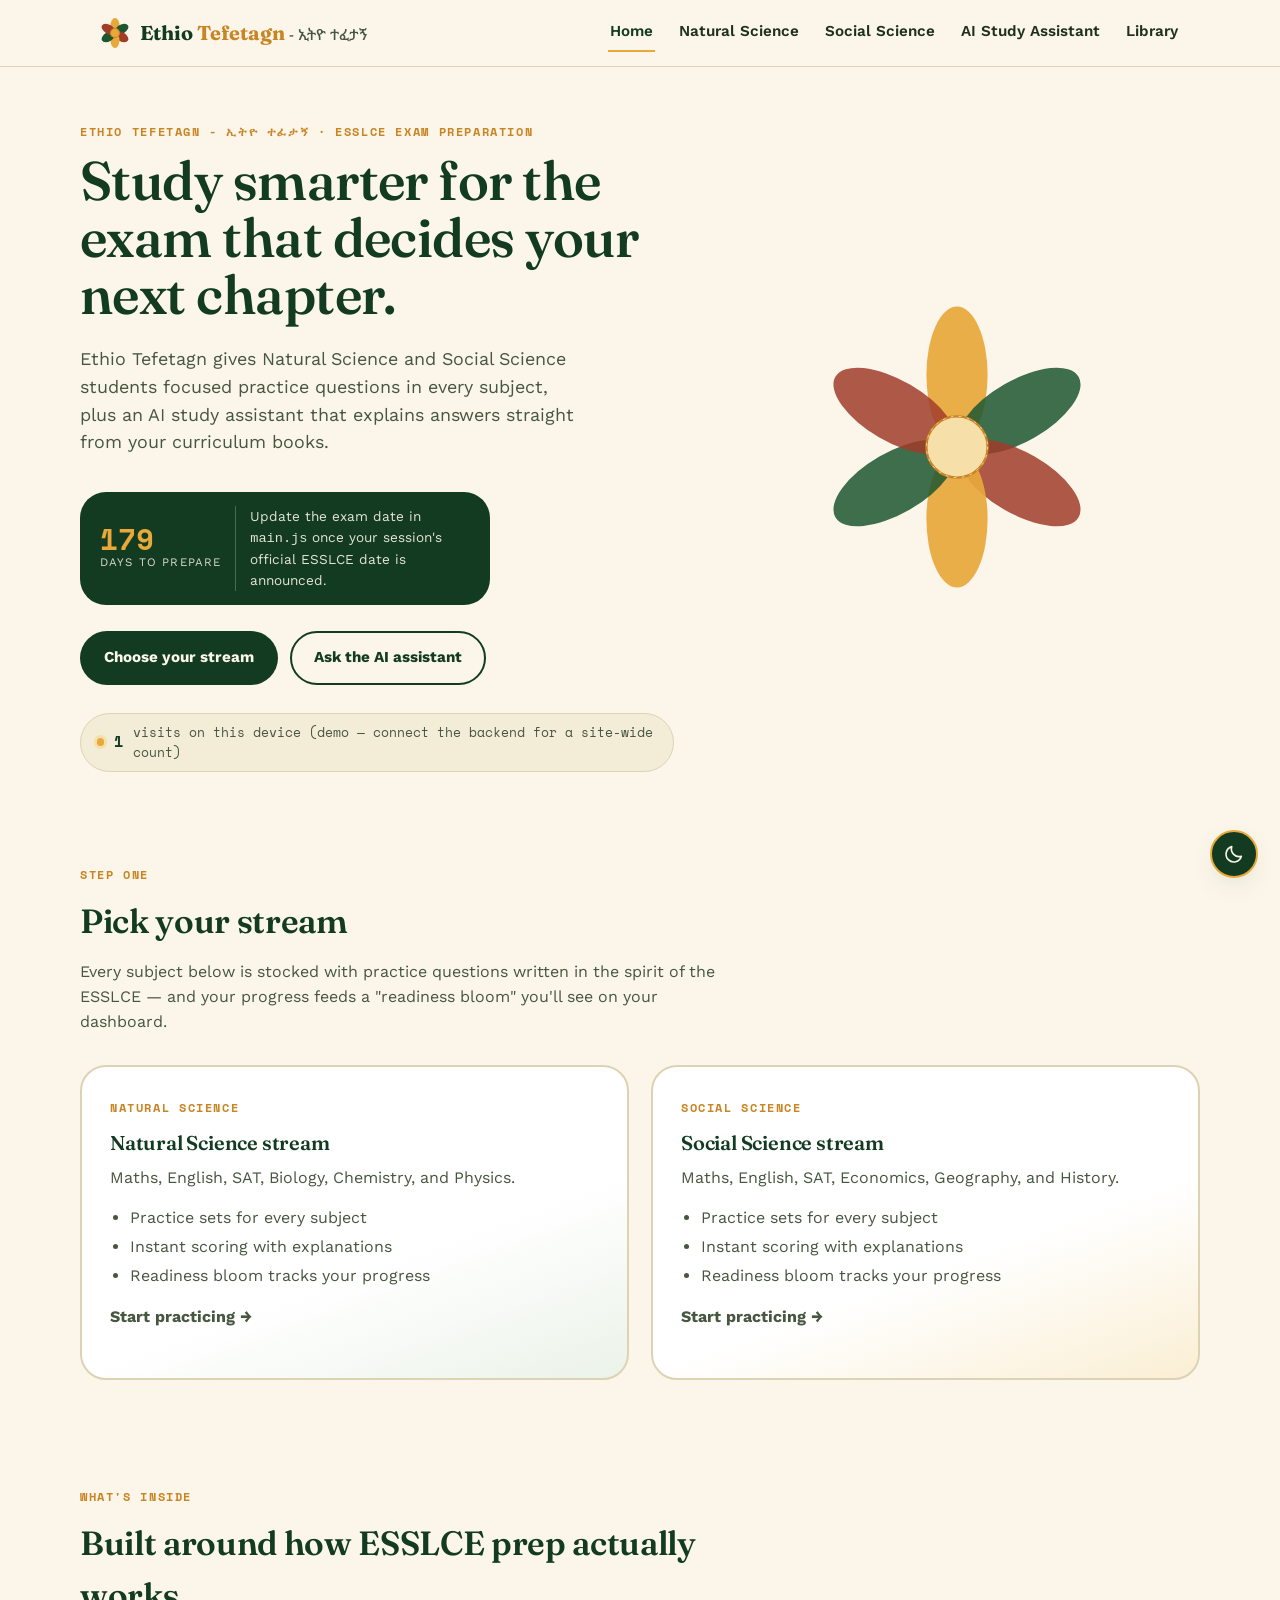
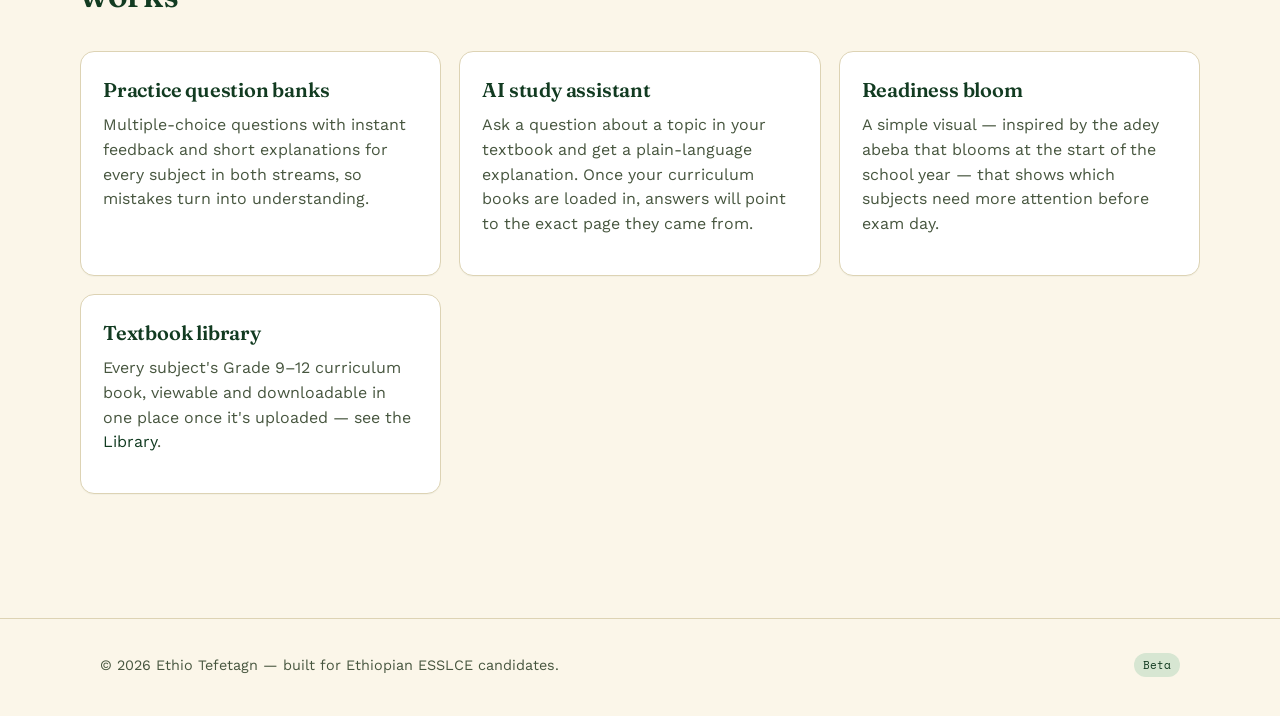
<file: index.html>
<!DOCTYPE html>
<html lang="en">
<head>
<meta charset="UTF-8">
<script>(function(){try{var t=localStorage.getItem("et_theme");if(t==="dark"||(!t&&window.matchMedia("(prefers-color-scheme: dark)").matches)){document.documentElement.setAttribute("data-theme","dark");}}catch(e){}})();</script>
<meta name="viewport" content="width=device-width, initial-scale=1.0">
<title>Ethio Tefetagn - ኢትዮ ተፈታኝ — ESSLCE Exam Prep for Ethiopian Students</title>
<meta name="description" content="Ethio Tefetagn helps Natural Science and Social Science students prepare for the ESSLCE with practice questions and an AI study assistant.">
<link rel="preconnect" href="https://fonts.googleapis.com">
<link href="https://fonts.googleapis.com/css2?family=Fraunces:opsz,wght@9..144,500;9..144,600;9..144,700&family=Work+Sans:wght@400;500;600;700&family=Space+Mono:wght@400;700&family=Noto+Sans+Ethiopic:wght@400;500;600;700&display=swap" rel="stylesheet">
<link rel="stylesheet" href="css/style.css">
</head>
<body>
<button id="theme-toggle" class="theme-toggle" aria-label="Toggle dark mode" title="Toggle dark mode">
  <svg class="icon-moon" viewBox="0 0 24 24" fill="none" xmlns="http://www.w3.org/2000/svg" aria-hidden="true"><path d="M20 14.5A8.5 8.5 0 0 1 9.5 4 8.5 8.5 0 1 0 20 14.5Z" stroke="currentColor" stroke-width="1.8" stroke-linejoin="round"/></svg>
  <svg class="icon-sun" viewBox="0 0 24 24" fill="none" xmlns="http://www.w3.org/2000/svg" aria-hidden="true"><circle cx="12" cy="12" r="4.5" stroke="currentColor" stroke-width="1.8"/><path d="M12 2.5v2.4M12 19.1v2.4M4.2 4.2l1.7 1.7M18.1 18.1l1.7 1.7M2.5 12h2.4M19.1 12h2.4M4.2 19.8l1.7-1.7M18.1 5.9l1.7-1.7" stroke="currentColor" stroke-width="1.8" stroke-linecap="round"/></svg>
</button>

<header class="site">
  <div class="bar">
    <a class="brand" href="index.html">
      <svg class="brand-mark" viewBox="0 0 40 40" xmlns="http://www.w3.org/2000/svg" aria-hidden="true">
        <g>
          <ellipse cx="20" cy="10" rx="6" ry="10" fill="#E8A93A"/>
          <ellipse cx="20" cy="10" rx="6" ry="10" fill="#1E5631" transform="rotate(60 20 20)"/>
          <ellipse cx="20" cy="10" rx="6" ry="10" fill="#A13D2B" transform="rotate(120 20 20)"/>
          <ellipse cx="20" cy="10" rx="6" ry="10" fill="#E8A93A" transform="rotate(180 20 20)"/>
          <ellipse cx="20" cy="10" rx="6" ry="10" fill="#1E5631" transform="rotate(240 20 20)"/>
          <ellipse cx="20" cy="10" rx="6" ry="10" fill="#A13D2B" transform="rotate(300 20 20)"/>
          <circle cx="20" cy="20" r="6" fill="#E8A93A" stroke="#C98423" stroke-width="1.5"/>
        </g>
      </svg>
      <span class="brand-name">Ethio <em>Tefetagn</em> <span class="brand-am">- ኢትዮ ተፈታኝ</span></span>
    </a>
    <button class="nav-toggle" aria-label="Toggle menu"><span></span><span></span><span></span></button>
    <nav class="site-nav">
      <a href="index.html" class="active">Home</a>
      <a href="dashboard.html?stream=natural">Natural Science</a>
      <a href="dashboard.html?stream=social">Social Science</a>
      <a href="chatbot.html">AI Study Assistant</a>
      <a href="library.html">Library</a>
    </nav>
  </div>
</header>

<section class="wrap hero">
  <div>
    <p class="eyebrow">Ethio Tefetagn - ኢትዮ ተፈታኝ · ESSLCE Exam Preparation</p>
    <h1>Study smarter for the exam that decides your next chapter.</h1>
    <p class="tagline">Ethio Tefetagn gives Natural Science and Social Science students focused practice questions in every subject, plus an AI study assistant that explains answers straight from your curriculum books.</p>

    <div class="countdown">
      <div>
        <div class="num" id="countdown-days">—</div>
        <div class="lbl">days to prepare</div>
      </div>
      <div style="width:1px;align-self:stretch;background:rgba(251,246,233,0.25)"></div>
      <div style="max-width:220px;font-size:0.85rem;opacity:0.9">
        Update the exam date in <code>main.js</code> once your session's official ESSLCE date is announced.
      </div>
    </div>

    <div class="hero-cta">
      <a href="#streams" class="btn btn-primary">Choose your stream</a>
      <a href="chatbot.html" class="btn btn-ghost">Ask the AI assistant</a>
    </div>

    <div style="margin-top:28px;">
      <span class="visit-chip">
        <span class="visit-dot"></span>
        <strong id="visit-count">…</strong>
        <span id="visit-label">visitors</span>
      </span>
    </div>
  </div>

  <div class="bloom-wrap">
    <svg class="bloom" viewBox="0 0 400 400" xmlns="http://www.w3.org/2000/svg" role="img" aria-label="Illustration of a blooming Meskel flower">
      <g>
        <ellipse cx="200" cy="120" rx="34" ry="76" fill="#E8A93A" fill-opacity="0.92"/>
        <ellipse cx="200" cy="120" rx="34" ry="76" fill="#1E5631" fill-opacity="0.85" transform="rotate(60 200 200)"/>
        <ellipse cx="200" cy="120" rx="34" ry="76" fill="#A13D2B" fill-opacity="0.85" transform="rotate(120 200 200)"/>
        <ellipse cx="200" cy="120" rx="34" ry="76" fill="#E8A93A" fill-opacity="0.92" transform="rotate(180 200 200)"/>
        <ellipse cx="200" cy="120" rx="34" ry="76" fill="#1E5631" fill-opacity="0.85" transform="rotate(240 200 200)"/>
        <ellipse cx="200" cy="120" rx="34" ry="76" fill="#A13D2B" fill-opacity="0.85" transform="rotate(300 200 200)"/>
        <circle cx="200" cy="200" r="34" fill="#F6DFA9" stroke="#C98423" stroke-width="2.5"/>
        <circle cx="200" cy="200" r="34" fill="none" stroke="#fff" stroke-width="1" stroke-dasharray="3 6" opacity="0.7"/>
      </g>
    </svg>
  </div>
</section>

<section class="section wrap" id="streams">
  <div class="section-head">
    <p class="eyebrow">Step one</p>
    <h2>Pick your stream</h2>
    <p>Every subject below is stocked with practice questions written in the spirit of the ESSLCE — and your progress feeds a "readiness bloom" you'll see on your dashboard.</p>
  </div>
  <div class="grid-2">
    <a class="stream-card natural" href="dashboard.html?stream=natural">
      <span class="eyebrow">Natural Science</span>
      <h3>Natural Science stream</h3>
      <p>Maths, English, SAT, Biology, Chemistry, and Physics.</p>
      <ul>
        <li>Practice sets for every subject</li>
        <li>Instant scoring with explanations</li>
        <li>Readiness bloom tracks your progress</li>
      </ul>
      <p style="margin-top:16px;"><strong>Start practicing →</strong></p>
    </a>
    <a class="stream-card social" href="dashboard.html?stream=social">
      <span class="eyebrow">Social Science</span>
      <h3>Social Science stream</h3>
      <p>Maths, English, SAT, Economics, Geography, and History.</p>
      <ul>
        <li>Practice sets for every subject</li>
        <li>Instant scoring with explanations</li>
        <li>Readiness bloom tracks your progress</li>
      </ul>
      <p style="margin-top:16px;"><strong>Start practicing →</strong></p>
    </a>
  </div>
</section>

<section class="section wrap">
  <div class="section-head">
    <p class="eyebrow">What's inside</p>
    <h2>Built around how ESSLCE prep actually works</h2>
  </div>
  <div class="grid-3">
    <div class="card">
      <h3>Practice question banks</h3>
      <p>Multiple-choice questions with instant feedback and short explanations for every subject in both streams, so mistakes turn into understanding.</p>
    </div>
    <div class="card">
      <h3>AI study assistant</h3>
      <p>Ask a question about a topic in your textbook and get a plain-language explanation. Once your curriculum books are loaded in, answers will point to the exact page they came from.</p>
    </div>
    <div class="card">
      <h3>Readiness bloom</h3>
      <p>A simple visual — inspired by the adey abeba that blooms at the start of the school year — that shows which subjects need more attention before exam day.</p>
    </div>
    <div class="card">
      <h3>Textbook library</h3>
      <p>Every subject's Grade 9–12 curriculum book, viewable and downloadable in one place once it's uploaded — see the <a href="library.html">Library</a>.</p>
    </div>
  </div>
</section>

<footer class="site">
  <div class="wrap">
    <span>© <span id="year"></span> Ethio Tefetagn — built for Ethiopian ESSLCE candidates.</span>
    <span class="badge">Beta</span>
  </div>
</footer>

<script>document.getElementById("year").textContent = new Date().getFullYear();</script>
<script src="js/config.js"></script>
<script src="js/main.js"></script>
</body>
</html>
</file>
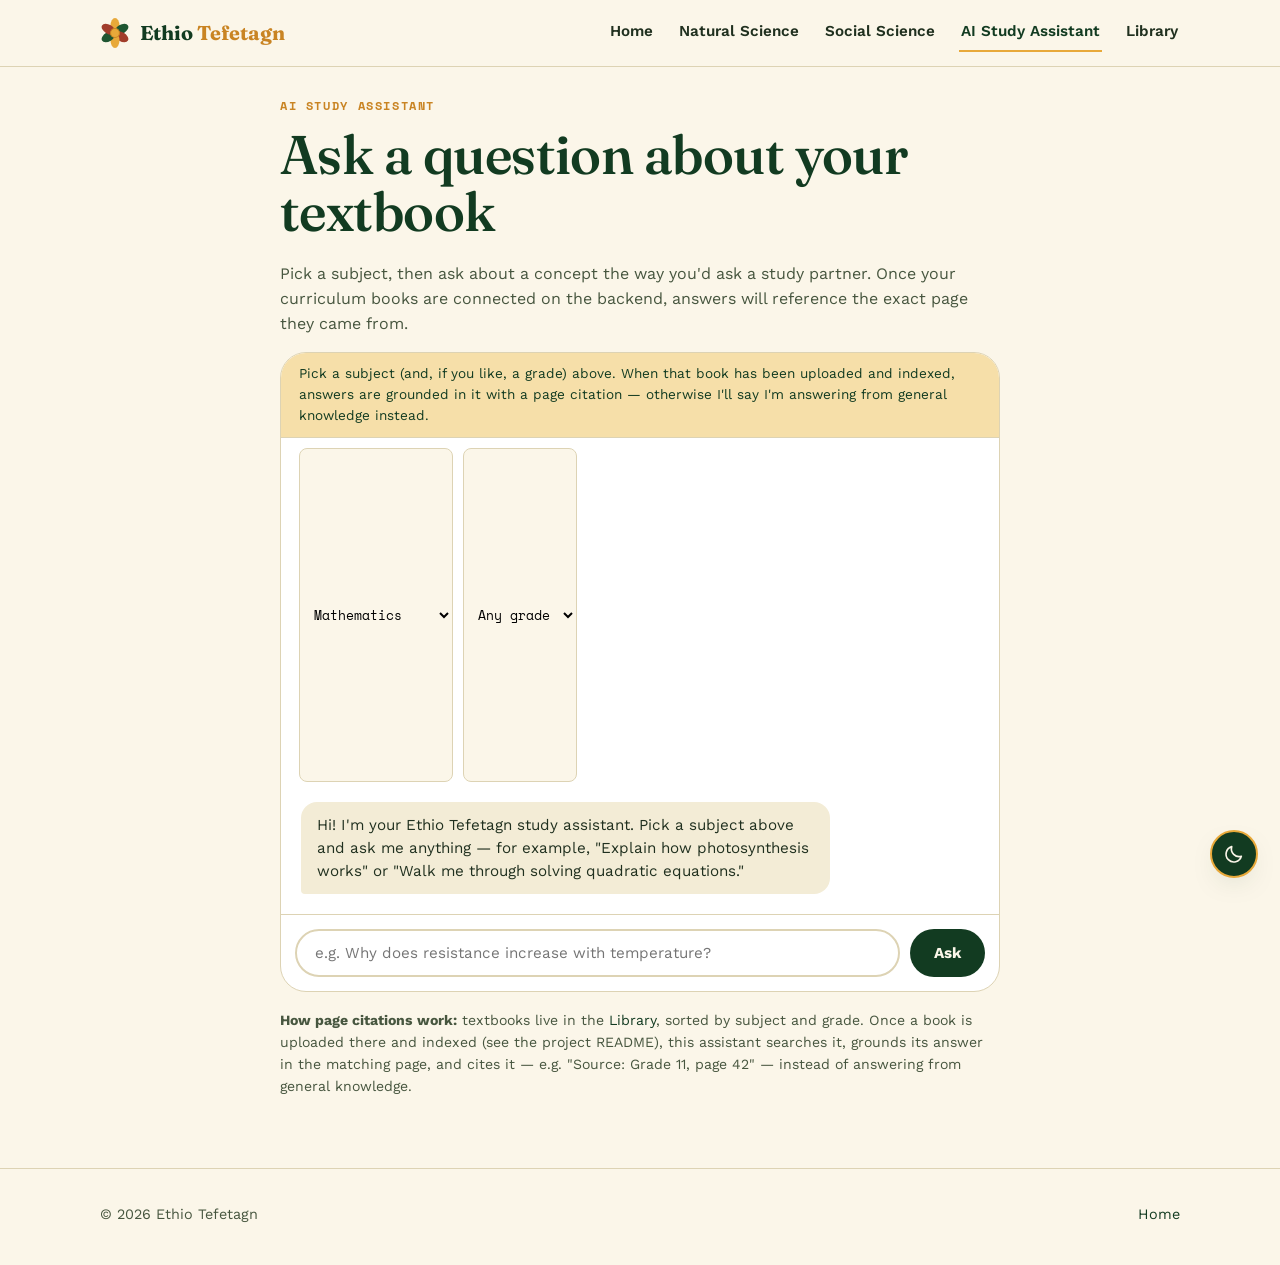
<file: chatbot.html>
<!DOCTYPE html>
<html lang="en">
<head>
<meta charset="UTF-8">
<script>(function(){try{var t=localStorage.getItem("et_theme");if(t==="dark"||(!t&&window.matchMedia("(prefers-color-scheme: dark)").matches)){document.documentElement.setAttribute("data-theme","dark");}}catch(e){}})();</script>
<meta name="viewport" content="width=device-width, initial-scale=1.0">
<title>AI Study Assistant — Ethio Tefetagn</title>
<link rel="preconnect" href="https://fonts.googleapis.com">
<link href="https://fonts.googleapis.com/css2?family=Fraunces:opsz,wght@9..144,500;9..144,600;9..144,700&family=Work+Sans:wght@400;500;600;700&family=Space+Mono:wght@400;700&family=Noto+Sans+Ethiopic:wght@400;500;600;700&display=swap" rel="stylesheet">
<link rel="stylesheet" href="css/style.css">
</head>
<body>
<button id="theme-toggle" class="theme-toggle" aria-label="Toggle dark mode" title="Toggle dark mode">
  <svg class="icon-moon" viewBox="0 0 24 24" fill="none" xmlns="http://www.w3.org/2000/svg" aria-hidden="true"><path d="M20 14.5A8.5 8.5 0 0 1 9.5 4 8.5 8.5 0 1 0 20 14.5Z" stroke="currentColor" stroke-width="1.8" stroke-linejoin="round"/></svg>
  <svg class="icon-sun" viewBox="0 0 24 24" fill="none" xmlns="http://www.w3.org/2000/svg" aria-hidden="true"><circle cx="12" cy="12" r="4.5" stroke="currentColor" stroke-width="1.8"/><path d="M12 2.5v2.4M12 19.1v2.4M4.2 4.2l1.7 1.7M18.1 18.1l1.7 1.7M2.5 12h2.4M19.1 12h2.4M4.2 19.8l1.7-1.7M18.1 5.9l1.7-1.7" stroke="currentColor" stroke-width="1.8" stroke-linecap="round"/></svg>
</button>

<header class="site">
  <div class="bar">
    <a class="brand" href="index.html">
      <svg class="brand-mark" viewBox="0 0 40 40" xmlns="http://www.w3.org/2000/svg" aria-hidden="true">
        <ellipse cx="20" cy="10" rx="6" ry="10" fill="#E8A93A"/>
        <ellipse cx="20" cy="10" rx="6" ry="10" fill="#1E5631" transform="rotate(60 20 20)"/>
        <ellipse cx="20" cy="10" rx="6" ry="10" fill="#A13D2B" transform="rotate(120 20 20)"/>
        <ellipse cx="20" cy="10" rx="6" ry="10" fill="#E8A93A" transform="rotate(180 20 20)"/>
        <ellipse cx="20" cy="10" rx="6" ry="10" fill="#1E5631" transform="rotate(240 20 20)"/>
        <ellipse cx="20" cy="10" rx="6" ry="10" fill="#A13D2B" transform="rotate(300 20 20)"/>
        <circle cx="20" cy="20" r="6" fill="#E8A93A" stroke="#C98423" stroke-width="1.5"/>
      </svg>
      <span class="brand-name">Ethio <em>Tefetagn</em></span>
    </a>
    <button class="nav-toggle" aria-label="Toggle menu"><span></span><span></span><span></span></button>
    <nav class="site-nav">
      <a href="index.html">Home</a>
      <a href="dashboard.html?stream=natural">Natural Science</a>
      <a href="dashboard.html?stream=social">Social Science</a>
      <a href="chatbot.html" class="active">AI Study Assistant</a>
      <a href="library.html">Library</a>
    </nav>
  </div>
</header>

<div class="wrap-narrow" style="padding-top:30px;">
  <p class="eyebrow">AI Study Assistant</p>
  <h1>Ask a question about your textbook</h1>
  <p>Pick a subject, then ask about a concept the way you'd ask a study partner. Once your curriculum books are connected on the backend, answers will reference the exact page they came from.</p>

  <div class="chat-shell">
    <div class="chat-banner" id="chat-banner">
      Pick a subject (and, if you like, a grade) above. When that book has been uploaded and indexed, answers are grounded in it with a page citation — otherwise I'll say I'm answering from general knowledge instead.
    </div>
    <div class="subject-select-row">
      <select id="subject-picker"></select>
      <select id="grade-picker">
        <option value="">Any grade</option>
        <option value="9">Grade 9</option>
        <option value="10">Grade 10</option>
        <option value="11">Grade 11</option>
        <option value="12">Grade 12</option>
      </select>
    </div>
    <div class="chat-log" id="chat-log"></div>
    <form class="chat-input-row" id="chat-form">
      <input type="text" id="chat-input" placeholder="e.g. Why does resistance increase with temperature?" autocomplete="off" required>
      <button class="btn btn-primary" type="submit">Ask</button>
    </form>
  </div>

  <p style="margin-top:18px;font-size:0.88rem;color:var(--ink-soft);">
    <strong>How page citations work:</strong> textbooks live in the <a href="library.html">Library</a>, sorted by subject and grade. Once a book is uploaded there and indexed (see the project README), this assistant searches it, grounds its answer in the matching page, and cites it — e.g. "Source: Grade 11, page 42" — instead of answering from general knowledge.
  </p>
</div>

<footer class="site">
  <div class="wrap">
    <span>© <span id="year"></span> Ethio Tefetagn</span>
    <a href="index.html">Home</a>
  </div>
</footer>

<script>document.getElementById("year").textContent = new Date().getFullYear();</script>
<script src="js/config.js"></script>
<script src="js/questions.js"></script>
<script src="js/chatbot.js"></script>
</body>
</html>
</file>
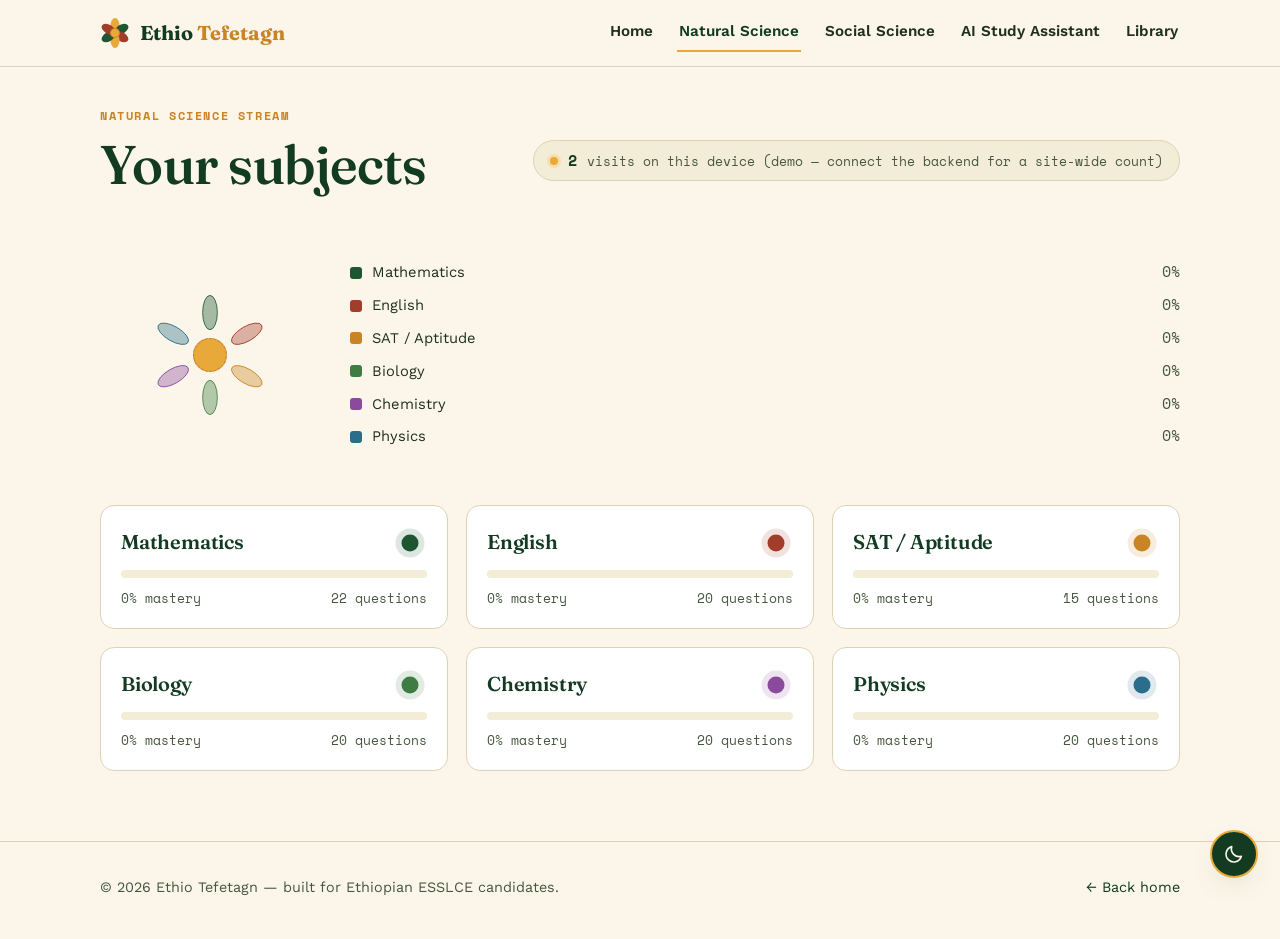
<file: dashboard.html>
<!DOCTYPE html>
<html lang="en">
<head>
<meta charset="UTF-8">
<script>(function(){try{var t=localStorage.getItem("et_theme");if(t==="dark"||(!t&&window.matchMedia("(prefers-color-scheme: dark)").matches)){document.documentElement.setAttribute("data-theme","dark");}}catch(e){}})();</script>
<meta name="viewport" content="width=device-width, initial-scale=1.0">
<title>Your Dashboard — Ethio Tefetagn</title>
<link rel="preconnect" href="https://fonts.googleapis.com">
<link href="https://fonts.googleapis.com/css2?family=Fraunces:opsz,wght@9..144,500;9..144,600;9..144,700&family=Work+Sans:wght@400;500;600;700&family=Space+Mono:wght@400;700&family=Noto+Sans+Ethiopic:wght@400;500;600;700&display=swap" rel="stylesheet">
<link rel="stylesheet" href="css/style.css">
</head>
<body>
<button id="theme-toggle" class="theme-toggle" aria-label="Toggle dark mode" title="Toggle dark mode">
  <svg class="icon-moon" viewBox="0 0 24 24" fill="none" xmlns="http://www.w3.org/2000/svg" aria-hidden="true"><path d="M20 14.5A8.5 8.5 0 0 1 9.5 4 8.5 8.5 0 1 0 20 14.5Z" stroke="currentColor" stroke-width="1.8" stroke-linejoin="round"/></svg>
  <svg class="icon-sun" viewBox="0 0 24 24" fill="none" xmlns="http://www.w3.org/2000/svg" aria-hidden="true"><circle cx="12" cy="12" r="4.5" stroke="currentColor" stroke-width="1.8"/><path d="M12 2.5v2.4M12 19.1v2.4M4.2 4.2l1.7 1.7M18.1 18.1l1.7 1.7M2.5 12h2.4M19.1 12h2.4M4.2 19.8l1.7-1.7M18.1 5.9l1.7-1.7" stroke="currentColor" stroke-width="1.8" stroke-linecap="round"/></svg>
</button>

<header class="site">
  <div class="bar">
    <a class="brand" href="index.html">
      <svg class="brand-mark" viewBox="0 0 40 40" xmlns="http://www.w3.org/2000/svg" aria-hidden="true">
        <ellipse cx="20" cy="10" rx="6" ry="10" fill="#E8A93A"/>
        <ellipse cx="20" cy="10" rx="6" ry="10" fill="#1E5631" transform="rotate(60 20 20)"/>
        <ellipse cx="20" cy="10" rx="6" ry="10" fill="#A13D2B" transform="rotate(120 20 20)"/>
        <ellipse cx="20" cy="10" rx="6" ry="10" fill="#E8A93A" transform="rotate(180 20 20)"/>
        <ellipse cx="20" cy="10" rx="6" ry="10" fill="#1E5631" transform="rotate(240 20 20)"/>
        <ellipse cx="20" cy="10" rx="6" ry="10" fill="#A13D2B" transform="rotate(300 20 20)"/>
        <circle cx="20" cy="20" r="6" fill="#E8A93A" stroke="#C98423" stroke-width="1.5"/>
      </svg>
      <span class="brand-name">Ethio <em>Tefetagn</em></span>
    </a>
    <button class="nav-toggle" aria-label="Toggle menu"><span></span><span></span><span></span></button>
    <nav class="site-nav">
      <a href="index.html">Home</a>
      <a href="dashboard.html?stream=natural" id="nav-natural">Natural Science</a>
      <a href="dashboard.html?stream=social" id="nav-social">Social Science</a>
      <a href="chatbot.html">AI Study Assistant</a>
      <a href="library.html">Library</a>
    </nav>
  </div>
</header>

<div class="wrap">
  <div class="dash-head">
    <div>
      <p class="eyebrow" id="stream-eyebrow">Stream</p>
      <h1 id="stream-title">Your subjects</h1>
    </div>
    <span class="visit-chip">
      <span class="visit-dot"></span>
      <strong id="visit-count">…</strong>
      <span id="visit-label">visitors</span>
    </span>
  </div>

  <div class="readiness">
    <div id="bloom-holder" class="bloom-wrap"></div>
    <div class="readiness-legend" id="legend"></div>
  </div>

  <div class="subject-grid" id="subject-grid"></div>
</div>

<footer class="site">
  <div class="wrap">
    <span>© <span id="year"></span> Ethio Tefetagn — built for Ethiopian ESSLCE candidates.</span>
    <a href="index.html">← Back home</a>
  </div>
</footer>

<script src="js/config.js"></script>
<script src="js/questions.js"></script>
<script src="js/bloom.js"></script>
<script src="js/main.js"></script>
<script>
document.getElementById("year").textContent = new Date().getFullYear();

const params = new URLSearchParams(window.location.search);
const streamKey = STREAMS[params.get("stream")] ? params.get("stream") : "natural";
const stream = STREAMS[streamKey];

document.getElementById("stream-eyebrow").textContent = stream.name + " stream";
document.getElementById("stream-title").textContent = "Your subjects";
document.getElementById("nav-" + streamKey).classList.add("active");

const petals = stream.subjects.map(id => ({
  label: SUBJECT_META[id].name,
  color: SUBJECT_META[id].color,
  progress: getProgress(id)
}));
document.getElementById("bloom-holder").innerHTML = renderBloom(petals);

const legend = document.getElementById("legend");
petals.forEach(p => {
  const row = document.createElement("div");
  row.className = "legend-row";
  row.innerHTML = `<span class="legend-swatch" style="background:${p.color}"></span>
    <span>${p.label}</span><span class="pct">${p.progress}%</span>`;
  legend.appendChild(row);
});

const grid = document.getElementById("subject-grid");
stream.subjects.forEach(id => {
  const meta = SUBJECT_META[id];
  const progress = getProgress(id);
  const qCount = (QUESTION_BANK[id] || []).length;
  const card = document.createElement("a");
  card.href = `quiz.html?subject=${id}&stream=${streamKey}`;
  card.className = "subject-card";
  card.style.textDecoration = "none";
  card.innerHTML = `
    <div class="top">
      <h3>${meta.name}</h3>
      <svg class="subject-icon" viewBox="0 0 40 40" xmlns="http://www.w3.org/2000/svg" aria-hidden="true">
        <circle cx="20" cy="20" r="17" fill="${meta.color}" fill-opacity="0.15"/>
        <circle cx="20" cy="20" r="10" fill="${meta.color}"/>
      </svg>
    </div>
    <div class="progress-bar"><span style="width:${progress}%;background:${meta.color}"></span></div>
    <div class="meta"><span>${progress}% mastery</span><span>${qCount} questions</span></div>
  `;
  grid.appendChild(card);
});
</script>
</body>
</html>
</file>
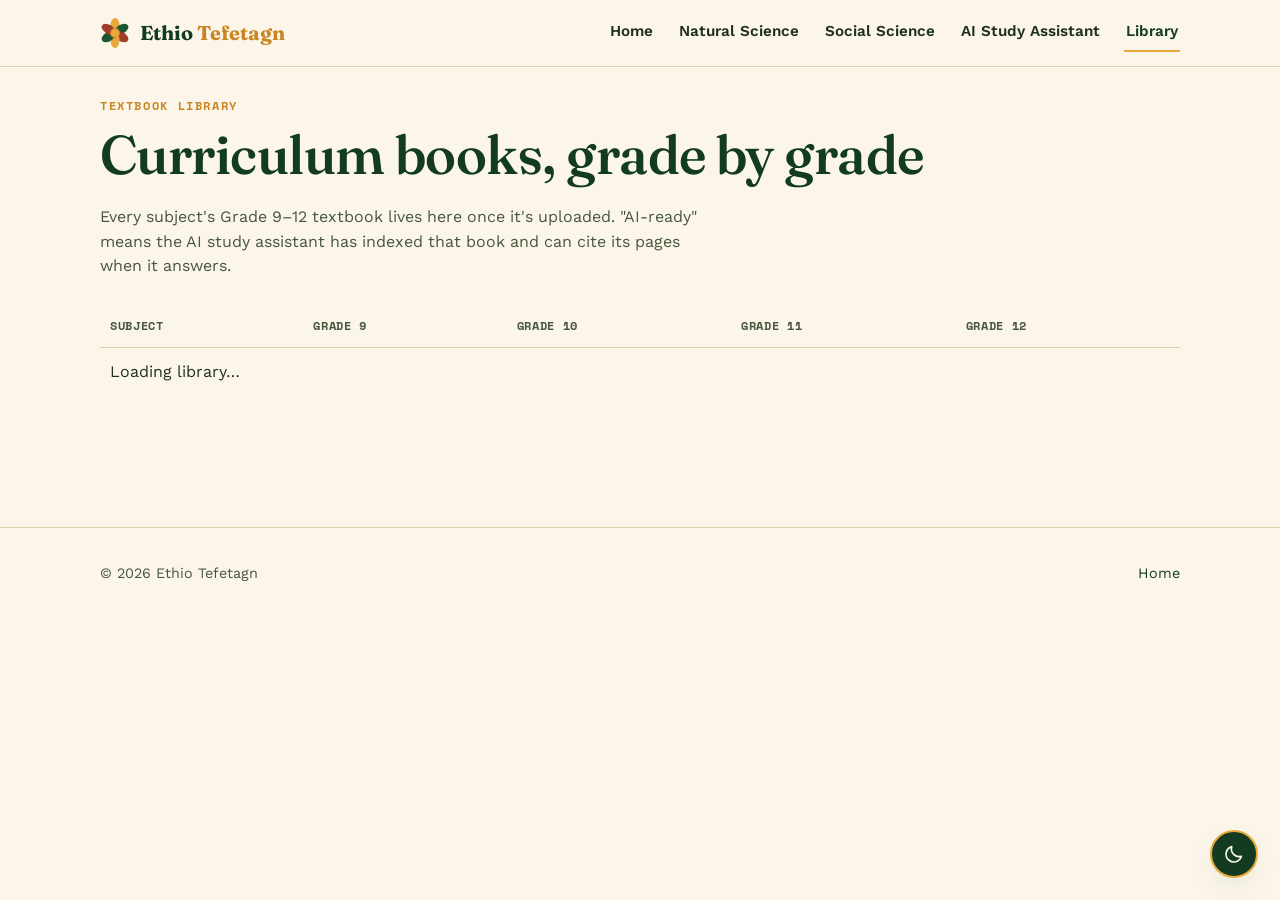
<file: library.html>
<!DOCTYPE html>
<html lang="en">
<head>
<meta charset="UTF-8">
<script>(function(){try{var t=localStorage.getItem("et_theme");if(t==="dark"||(!t&&window.matchMedia("(prefers-color-scheme: dark)").matches)){document.documentElement.setAttribute("data-theme","dark");}}catch(e){}})();</script>
<meta name="viewport" content="width=device-width, initial-scale=1.0">
<title>Textbook Library — Ethio Tefetagn</title>
<link rel="preconnect" href="https://fonts.googleapis.com">
<link href="https://fonts.googleapis.com/css2?family=Fraunces:opsz,wght@9..144,500;9..144,600;9..144,700&family=Work+Sans:wght@400;500;600;700&family=Space+Mono:wght@400;700&family=Noto+Sans+Ethiopic:wght@400;500;600;700&display=swap" rel="stylesheet">
<link rel="stylesheet" href="css/style.css">
</head>
<body>
<button id="theme-toggle" class="theme-toggle" aria-label="Toggle dark mode" title="Toggle dark mode">
  <svg class="icon-moon" viewBox="0 0 24 24" fill="none" xmlns="http://www.w3.org/2000/svg" aria-hidden="true"><path d="M20 14.5A8.5 8.5 0 0 1 9.5 4 8.5 8.5 0 1 0 20 14.5Z" stroke="currentColor" stroke-width="1.8" stroke-linejoin="round"/></svg>
  <svg class="icon-sun" viewBox="0 0 24 24" fill="none" xmlns="http://www.w3.org/2000/svg" aria-hidden="true"><circle cx="12" cy="12" r="4.5" stroke="currentColor" stroke-width="1.8"/><path d="M12 2.5v2.4M12 19.1v2.4M4.2 4.2l1.7 1.7M18.1 18.1l1.7 1.7M2.5 12h2.4M19.1 12h2.4M4.2 19.8l1.7-1.7M18.1 5.9l1.7-1.7" stroke="currentColor" stroke-width="1.8" stroke-linecap="round"/></svg>
</button>

<header class="site">
  <div class="bar">
    <a class="brand" href="index.html">
      <svg class="brand-mark" viewBox="0 0 40 40" xmlns="http://www.w3.org/2000/svg" aria-hidden="true">
        <ellipse cx="20" cy="10" rx="6" ry="10" fill="#E8A93A"/>
        <ellipse cx="20" cy="10" rx="6" ry="10" fill="#1E5631" transform="rotate(60 20 20)"/>
        <ellipse cx="20" cy="10" rx="6" ry="10" fill="#A13D2B" transform="rotate(120 20 20)"/>
        <ellipse cx="20" cy="10" rx="6" ry="10" fill="#E8A93A" transform="rotate(180 20 20)"/>
        <ellipse cx="20" cy="10" rx="6" ry="10" fill="#1E5631" transform="rotate(240 20 20)"/>
        <ellipse cx="20" cy="10" rx="6" ry="10" fill="#A13D2B" transform="rotate(300 20 20)"/>
        <circle cx="20" cy="20" r="6" fill="#E8A93A" stroke="#C98423" stroke-width="1.5"/>
      </svg>
      <span class="brand-name">Ethio <em>Tefetagn</em></span>
    </a>
    <button class="nav-toggle" aria-label="Toggle menu"><span></span><span></span><span></span></button>
    <nav class="site-nav">
      <a href="index.html">Home</a>
      <a href="dashboard.html?stream=natural">Natural Science</a>
      <a href="dashboard.html?stream=social">Social Science</a>
      <a href="chatbot.html">AI Study Assistant</a>
      <a href="library.html" class="active">Library</a>
    </nav>
  </div>
</header>

<div class="wrap" style="padding-top:30px;padding-bottom:60px;">
  <p class="eyebrow">Textbook Library</p>
  <h1>Curriculum books, grade by grade</h1>
  <p style="max-width:60ch;">Every subject's Grade 9–12 textbook lives here once it's uploaded. "AI-ready" means the AI study assistant has indexed that book and can cite its pages when it answers.</p>

  <div class="library-scroll">
    <table class="library-table" id="library-table">
      <thead>
        <tr>
          <th>Subject</th>
          <th>Grade 9</th>
          <th>Grade 10</th>
          <th>Grade 11</th>
          <th>Grade 12</th>
        </tr>
      </thead>
      <tbody id="library-body">
        <tr><td colspan="5">Loading library…</td></tr>
      </tbody>
    </table>
  </div>

  <div class="library-note" id="library-note" style="display:none;"></div>
</div>

<footer class="site">
  <div class="wrap">
    <span>© <span id="year"></span> Ethio Tefetagn</span>
    <a href="index.html">Home</a>
  </div>
</footer>

<script>document.getElementById("year").textContent = new Date().getFullYear();</script>
<script src="js/config.js"></script>
<script src="js/questions.js"></script>
<script src="js/main.js"></script>
<script src="js/library.js"></script>
</body>
</html>
</file>
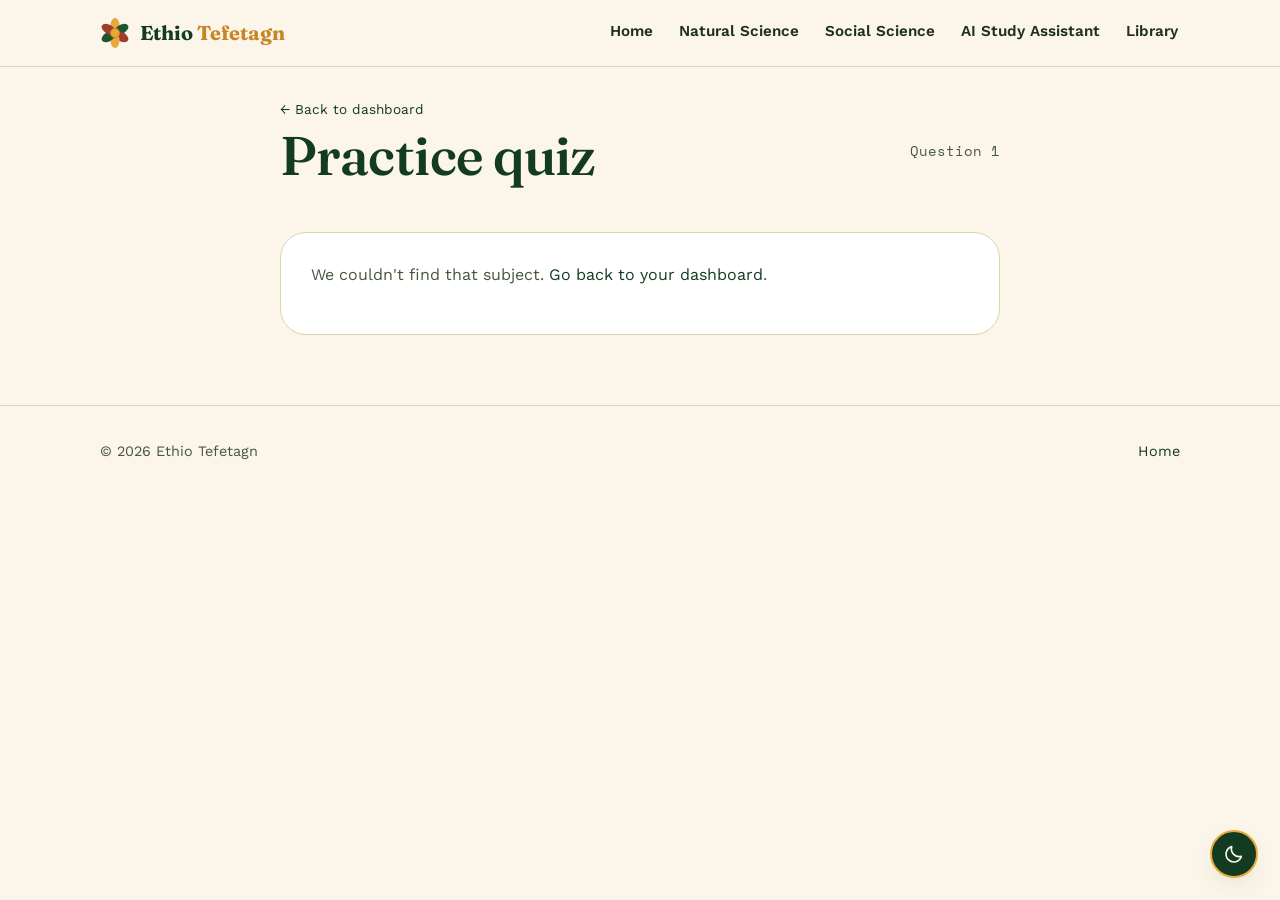
<file: quiz.html>
<!DOCTYPE html>
<html lang="en">
<head>
<meta charset="UTF-8">
<script>(function(){try{var t=localStorage.getItem("et_theme");if(t==="dark"||(!t&&window.matchMedia("(prefers-color-scheme: dark)").matches)){document.documentElement.setAttribute("data-theme","dark");}}catch(e){}})();</script>
<meta name="viewport" content="width=device-width, initial-scale=1.0">
<title>Practice Quiz — Ethio Tefetagn</title>
<link rel="preconnect" href="https://fonts.googleapis.com">
<link href="https://fonts.googleapis.com/css2?family=Fraunces:opsz,wght@9..144,500;9..144,600;9..144,700&family=Work+Sans:wght@400;500;600;700&family=Space+Mono:wght@400;700&family=Noto+Sans+Ethiopic:wght@400;500;600;700&display=swap" rel="stylesheet">
<link rel="stylesheet" href="css/style.css">
</head>
<body>
<button id="theme-toggle" class="theme-toggle" aria-label="Toggle dark mode" title="Toggle dark mode">
  <svg class="icon-moon" viewBox="0 0 24 24" fill="none" xmlns="http://www.w3.org/2000/svg" aria-hidden="true"><path d="M20 14.5A8.5 8.5 0 0 1 9.5 4 8.5 8.5 0 1 0 20 14.5Z" stroke="currentColor" stroke-width="1.8" stroke-linejoin="round"/></svg>
  <svg class="icon-sun" viewBox="0 0 24 24" fill="none" xmlns="http://www.w3.org/2000/svg" aria-hidden="true"><circle cx="12" cy="12" r="4.5" stroke="currentColor" stroke-width="1.8"/><path d="M12 2.5v2.4M12 19.1v2.4M4.2 4.2l1.7 1.7M18.1 18.1l1.7 1.7M2.5 12h2.4M19.1 12h2.4M4.2 19.8l1.7-1.7M18.1 5.9l1.7-1.7" stroke="currentColor" stroke-width="1.8" stroke-linecap="round"/></svg>
</button>

<header class="site">
  <div class="bar">
    <a class="brand" href="index.html">
      <svg class="brand-mark" viewBox="0 0 40 40" xmlns="http://www.w3.org/2000/svg" aria-hidden="true">
        <ellipse cx="20" cy="10" rx="6" ry="10" fill="#E8A93A"/>
        <ellipse cx="20" cy="10" rx="6" ry="10" fill="#1E5631" transform="rotate(60 20 20)"/>
        <ellipse cx="20" cy="10" rx="6" ry="10" fill="#A13D2B" transform="rotate(120 20 20)"/>
        <ellipse cx="20" cy="10" rx="6" ry="10" fill="#E8A93A" transform="rotate(180 20 20)"/>
        <ellipse cx="20" cy="10" rx="6" ry="10" fill="#1E5631" transform="rotate(240 20 20)"/>
        <ellipse cx="20" cy="10" rx="6" ry="10" fill="#A13D2B" transform="rotate(300 20 20)"/>
        <circle cx="20" cy="20" r="6" fill="#E8A93A" stroke="#C98423" stroke-width="1.5"/>
      </svg>
      <span class="brand-name">Ethio <em>Tefetagn</em></span>
    </a>
    <button class="nav-toggle" aria-label="Toggle menu"><span></span><span></span><span></span></button>
    <nav class="site-nav">
      <a href="index.html">Home</a>
      <a href="dashboard.html?stream=natural">Natural Science</a>
      <a href="dashboard.html?stream=social">Social Science</a>
      <a href="chatbot.html">AI Study Assistant</a>
      <a href="library.html">Library</a>
    </nav>
  </div>
</header>

<div class="wrap-narrow">
  <div class="quiz-head">
    <div>
      <a id="back-link" href="dashboard.html" style="font-size:0.85rem;">← Back to dashboard</a>
      <h1 id="quiz-title" style="margin-top:6px;">Practice quiz</h1>
    </div>
    <span class="quiz-progress" id="quiz-progress">Question 1</span>
  </div>

  <div class="q-card" id="q-card"></div>
  <div class="quiz-actions" id="quiz-actions"></div>
</div>

<footer class="site">
  <div class="wrap">
    <span>© <span id="year"></span> Ethio Tefetagn</span>
    <a href="index.html">Home</a>
  </div>
</footer>

<script>document.getElementById("year").textContent = new Date().getFullYear();</script>
<script src="js/config.js"></script>
<script src="js/questions.js"></script>
<script src="js/bloom.js"></script>
<script src="js/quiz.js"></script>
</body>
</html>
</file>
<file: css/style.css>
/* ==========================================================================
   Ethio Tefetagn — design tokens
   Palette drawn from the adey abeba (Meskel flower) that blooms at the
   start of the Ethiopian school year, deep forest green, and coffee-clay.
   ========================================================================== */
:root {
  --ink: #20301f;
  --ink-soft: #47563f;
  --paper: #fbf6e9;
  --paper-dim: #f3ecd6;
  --line: #ddd3b4;

  --gold: #e8a93a;
  --gold-deep: #c98423;
  --gold-pale: #f6dfa9;

  --forest: #1e5631;
  --forest-deep: #123b21;
  --forest-pale: #d7e6d2;

  --clay: #a13d2b;
  --clay-pale: #f0d9cf;

  --display: "Fraunces", "Noto Serif Ethiopic", serif;
  --body: "Work Sans", "Noto Sans Ethiopic", sans-serif;
  --mono: "Space Mono", monospace;

  --radius: 14px;
  --radius-lg: 26px;
  --shadow: 0 10px 30px -14px rgba(18, 59, 33, 0.35);
}

/* ---------- Dark mode ---------- */
:root[data-theme="dark"] {
  --ink: #eee7cf;
  --ink-soft: #b9c2ae;
  --paper: #16211a;
  --paper-dim: #1e2c21;
  --line: #33422f;

  --gold: #f0b94a;
  --gold-deep: #f6d089;
  --gold-pale: #3a2e14;

  --forest: #6fbf7f;
  --forest-deep: #bfe6c8;
  --forest-pale: #223629;

  --clay: #e8836a;
  --clay-pale: #3a211a;

  --shadow: 0 10px 30px -14px rgba(0, 0, 0, 0.6);
  color-scheme: dark;
}
:root[data-theme="dark"] .card,
:root[data-theme="dark"] .stream-card,
:root[data-theme="dark"] .subject-card,
:root[data-theme="dark"] .q-card,
:root[data-theme="dark"] .chat-shell {
  background: var(--paper-dim);
}
:root[data-theme="dark"] .choice { background: var(--paper); }
:root[data-theme="dark"] .stream-card.natural,
:root[data-theme="dark"] .stream-card.social { background: var(--paper-dim); }
:root[data-theme="dark"] header.site { background: rgba(22, 33, 26, 0.92); }

/* ---------- Theme toggle button ---------- */
.theme-toggle {
  position: fixed; bottom: 22px; right: 22px; z-index: 50;
  width: 48px; height: 48px; border-radius: 50%;
  display: flex; align-items: center; justify-content: center;
  background: var(--forest-deep); color: var(--paper);
  border: 2px solid var(--gold);
  cursor: pointer; box-shadow: var(--shadow);
  transition: transform 0.15s ease;
}
.theme-toggle:hover { transform: scale(1.06); }
.theme-toggle svg { width: 22px; height: 22px; }
.theme-toggle .icon-moon { display: block; }
.theme-toggle .icon-sun { display: none; }
:root[data-theme="dark"] .theme-toggle .icon-moon { display: none; }
:root[data-theme="dark"] .theme-toggle .icon-sun { display: block; }

* { box-sizing: border-box; }
html { scroll-behavior: smooth; }

body {
  margin: 0;
  background: var(--paper);
  color: var(--ink);
  font-family: var(--body);
  font-size: 16px;
  line-height: 1.55;
  -webkit-font-smoothing: antialiased;
}

h1, h2, h3, h4 {
  font-family: var(--display);
  font-weight: 600;
  color: var(--forest-deep);
  margin: 0 0 0.4em;
  letter-spacing: -0.01em;
}

h1 { font-size: clamp(2.1rem, 5vw, 3.4rem); font-weight: 560; line-height: 1.05; }
h2 { font-size: clamp(1.5rem, 3vw, 2.1rem); }
h3 { font-size: 1.25rem; }

p { margin: 0 0 1em; color: var(--ink-soft); }

a { color: var(--forest-deep); text-decoration: none; }

.eyebrow {
  font-family: var(--mono);
  text-transform: uppercase;
  letter-spacing: 0.14em;
  font-size: 0.72rem;
  color: var(--gold-deep);
  font-weight: 700;
}

/* Focus visibility */
a:focus-visible, button:focus-visible, input:focus-visible, select:focus-visible, textarea:focus-visible {
  outline: 3px solid var(--gold-deep);
  outline-offset: 2px;
}

@media (prefers-reduced-motion: reduce) {
  * { animation-duration: 0.01ms !important; animation-iteration-count: 1 !important; transition-duration: 0.01ms !important; scroll-behavior: auto !important; }
}

/* ---------- Layout shells ---------- */
.wrap { max-width: 1120px; margin: 0 auto; padding: 0 20px; }
.wrap-narrow { max-width: 760px; margin: 0 auto; padding: 0 20px; }

header.site {
  position: sticky; top: 0; z-index: 40;
  background: rgba(251, 246, 233, 0.92);
  backdrop-filter: blur(6px);
  border-bottom: 1px solid var(--line);
}
header.site .bar {
  display: flex; align-items: center; justify-content: space-between;
  padding: 14px 20px;
  max-width: 1120px; margin: 0 auto;
}
.brand { display: flex; align-items: center; gap: 10px; }
.brand-mark { width: 30px; height: 30px; flex: none; }
.brand-name { font-family: var(--display); font-weight: 700; font-size: 1.25rem; color: var(--forest-deep); white-space: nowrap; }
.brand-name em { font-style: normal; color: var(--gold-deep); }
.brand-am { font-family: "Noto Sans Ethiopic", var(--body); font-weight: 500; font-size: 0.95rem; color: var(--ink-soft); }
@media (max-width: 560px) { .brand-am { display: none; } }

nav.site-nav { display: flex; gap: 22px; align-items: center; }
nav.site-nav a { font-weight: 600; font-size: 0.95rem; color: var(--ink); padding: 6px 2px; border-bottom: 2px solid transparent; }
nav.site-nav a:hover, nav.site-nav a.active { border-color: var(--gold); color: var(--forest-deep); }

.nav-toggle { display: none; background: none; border: none; cursor: pointer; padding: 6px; }
.nav-toggle span { display: block; width: 24px; height: 2px; background: var(--ink); margin: 5px 0; }

@media (max-width: 760px) {
  nav.site-nav {
    position: absolute; top: 100%; left: 0; right: 0;
    flex-direction: column; align-items: flex-start; gap: 4px;
    background: var(--paper); border-bottom: 1px solid var(--line);
    padding: 10px 20px 18px; display: none;
  }
  nav.site-nav.open { display: flex; }
  .nav-toggle { display: block; }
}

footer.site {
  border-top: 1px solid var(--line);
  padding: 34px 20px 40px;
  margin-top: 70px;
  color: var(--ink-soft);
  font-size: 0.9rem;
}
footer.site .wrap { display: flex; flex-wrap: wrap; gap: 16px; justify-content: space-between; align-items: center; }

/* ---------- Buttons ---------- */
.btn {
  display: inline-flex; align-items: center; justify-content: center; gap: 8px;
  font-family: var(--body); font-weight: 700; font-size: 0.95rem;
  padding: 13px 22px; border-radius: 999px; border: 2px solid transparent;
  cursor: pointer; transition: transform 0.12s ease, box-shadow 0.12s ease;
  text-align: center;
}
.btn:hover { transform: translateY(-1px); }
.btn-primary { background: var(--forest-deep); color: var(--paper); }
.btn-primary:hover { background: var(--forest); box-shadow: var(--shadow); }
.btn-gold { background: var(--gold); color: var(--forest-deep); }
.btn-gold:hover { background: var(--gold-deep); color: var(--paper); }
.btn-ghost { background: transparent; border-color: var(--forest-deep); color: var(--forest-deep); }
.btn-ghost:hover { background: var(--forest-deep); color: var(--paper); }
.btn-block { width: 100%; }
.btn[disabled] { opacity: 0.5; cursor: not-allowed; transform: none; }

/* ---------- Hero ---------- */
.hero {
  padding: 56px 0 40px;
  display: grid; grid-template-columns: 1.1fr 0.9fr; gap: 40px; align-items: center;
}
@media (max-width: 860px) { .hero { grid-template-columns: 1fr; padding-top: 30px; } }

.hero .tagline { font-size: 1.12rem; max-width: 46ch; }

.countdown {
  display: inline-flex; gap: 14px; align-items: center;
  background: var(--forest-deep); color: var(--paper);
  border-radius: var(--radius-lg); padding: 14px 20px; margin: 18px 0 26px;
}
.countdown .num { font-family: var(--mono); font-size: 1.8rem; font-weight: 700; color: var(--gold); line-height: 1; }
.countdown .lbl { font-size: 0.72rem; text-transform: uppercase; letter-spacing: 0.1em; opacity: 0.85; }

.hero-cta { display: flex; gap: 12px; flex-wrap: wrap; }

/* The bloom — signature element */
.bloom-wrap { display: flex; justify-content: center; }
.bloom { width: min(360px, 80vw); height: auto; }
.bloom .petal { transition: transform 0.4s ease; transform-origin: 200px 200px; }
.bloom:hover .petal { transform: scale(1.03); }

/* ---------- Feature / stream cards ---------- */
.grid-3 { display: grid; grid-template-columns: repeat(3, 1fr); gap: 18px; }
.grid-2 { display: grid; grid-template-columns: repeat(2, 1fr); gap: 22px; }
@media (max-width: 760px) { .grid-3, .grid-2 { grid-template-columns: 1fr; } }

.card {
  background: #fff; border: 1px solid var(--line); border-radius: var(--radius);
  padding: 22px; box-shadow: 0 1px 0 rgba(18,59,33,0.03);
}

.stream-card {
  border-radius: var(--radius-lg); padding: 32px 28px; position: relative; overflow: hidden;
  border: 2px solid var(--line); background: #fff; cursor: pointer;
  display: block; transition: border-color 0.15s ease, transform 0.15s ease;
}
.stream-card:hover { border-color: var(--gold); transform: translateY(-2px); }
.stream-card .eyebrow { display: block; margin-bottom: 10px; }
.stream-card ul { margin: 14px 0 0; padding-left: 20px; color: var(--ink-soft); }
.stream-card ul li { margin-bottom: 4px; }
.stream-card.natural { background: linear-gradient(160deg, #fff 60%, var(--forest-pale) 140%); }
.stream-card.social { background: linear-gradient(160deg, #fff 60%, var(--gold-pale) 140%); }

/* ---------- Section rhythm ---------- */
.section { padding: 54px 0; }
.section-head { max-width: 640px; margin-bottom: 30px; }

/* ---------- Visitor counter chip ---------- */
.visit-chip {
  display: inline-flex; align-items: center; gap: 10px;
  font-family: var(--mono); font-size: 0.82rem;
  background: var(--paper-dim); border: 1px solid var(--line);
  border-radius: 999px; padding: 8px 16px; color: var(--ink-soft);
}
.visit-chip strong { color: var(--forest-deep); font-size: 0.95rem; }
.visit-dot { width: 8px; height: 8px; border-radius: 50%; background: var(--gold); box-shadow: 0 0 0 3px var(--gold-pale); }

/* ---------- Dashboard ---------- */
.dash-head { display: flex; flex-wrap: wrap; gap: 24px; align-items: center; justify-content: space-between; padding: 40px 0 10px; }
.readiness { display: grid; grid-template-columns: 220px 1fr; gap: 30px; align-items: center; padding: 20px 0 40px; }
@media (max-width: 700px) { .readiness { grid-template-columns: 1fr; } }
.readiness-legend { display: flex; flex-direction: column; gap: 10px; }
.legend-row { display: flex; align-items: center; gap: 10px; font-size: 0.92rem; }
.legend-swatch { width: 12px; height: 12px; border-radius: 3px; flex: none; }
.legend-row .pct { font-family: var(--mono); margin-left: auto; color: var(--ink-soft); }

.subject-grid { display: grid; grid-template-columns: repeat(3, 1fr); gap: 18px; }
@media (max-width: 900px) { .subject-grid { grid-template-columns: repeat(2, 1fr); } }
@media (max-width: 560px) { .subject-grid { grid-template-columns: 1fr; } }

.subject-card { border-radius: var(--radius); border: 1px solid var(--line); background: #fff; padding: 20px; display: flex; flex-direction: column; gap: 10px; }
.subject-card .top { display: flex; justify-content: space-between; align-items: flex-start; gap: 10px; }
.subject-card h3 { margin: 0; }
.subject-card .subject-icon { width: 34px; height: 34px; flex: none; }
.progress-bar { height: 8px; border-radius: 6px; background: var(--paper-dim); overflow: hidden; }
.progress-bar > span { display: block; height: 100%; background: var(--gold); border-radius: 6px; }
.subject-card .meta { font-size: 0.82rem; color: var(--ink-soft); display: flex; justify-content: space-between; font-family: var(--mono); }

/* ---------- Quiz ---------- */
.quiz-head { padding: 30px 0 6px; display: flex; justify-content: space-between; align-items: center; flex-wrap: wrap; gap: 10px; }
.quiz-progress { font-family: var(--mono); font-size: 0.85rem; color: var(--ink-soft); }
.q-card { background: #fff; border: 1px solid var(--line); border-radius: var(--radius-lg); padding: 30px; margin: 20px 0; }
.q-number { font-family: var(--mono); color: var(--gold-deep); font-weight: 700; font-size: 0.85rem; margin-bottom: 8px; display: block; }
.choices { display: flex; flex-direction: column; gap: 10px; margin-top: 18px; }
.choice {
  display: flex; align-items: center; gap: 12px; text-align: left;
  border: 2px solid var(--line); border-radius: 12px; padding: 13px 16px;
  background: var(--paper); cursor: pointer; font-family: var(--body); font-size: 0.98rem; color: var(--ink);
  transition: border-color 0.12s ease, background 0.12s ease;
}
.choice:hover { border-color: var(--gold); }
.choice .letter {
  width: 26px; height: 26px; border-radius: 50%; background: #fff; border: 2px solid var(--line);
  display: flex; align-items: center; justify-content: center; font-family: var(--mono); font-size: 0.78rem; flex: none;
}
.choice.selected { border-color: var(--forest-deep); background: var(--forest-pale); }
.choice.correct { border-color: var(--forest-deep); background: var(--forest-pale); }
.choice.correct .letter { background: var(--forest-deep); color: #fff; border-color: var(--forest-deep); }
.choice.incorrect { border-color: var(--clay); background: var(--clay-pale); }
.choice.incorrect .letter { background: var(--clay); color: #fff; border-color: var(--clay); }
.choice[disabled] { cursor: default; }

.explain {
  margin-top: 16px; padding: 14px 16px; border-radius: 10px;
  background: var(--paper-dim); border-left: 4px solid var(--gold-deep);
  font-size: 0.92rem; display: none;
}
.explain.show { display: block; }

.quiz-actions { display: flex; justify-content: space-between; gap: 10px; margin-top: 10px; }

.results-card { text-align: center; padding: 50px 30px; }
.results-score { font-family: var(--mono); font-size: 3.4rem; color: var(--forest-deep); font-weight: 700; }

/* ---------- Chatbot ---------- */
.chat-shell {
  display: grid; grid-template-rows: auto 1fr auto;
  height: min(72vh, 640px);
  border: 1px solid var(--line); border-radius: var(--radius-lg); background: #fff; overflow: hidden;
}
.chat-banner {
  background: var(--gold-pale); color: var(--forest-deep); font-size: 0.85rem;
  padding: 10px 18px; border-bottom: 1px solid var(--line);
}
.chat-log { padding: 20px; overflow-y: auto; display: flex; flex-direction: column; gap: 14px; }
.msg { max-width: 78%; padding: 12px 16px; border-radius: 16px; font-size: 0.95rem; line-height: 1.5; white-space: pre-wrap; }
.msg.user { align-self: flex-end; background: var(--forest-deep); color: var(--paper); border-bottom-right-radius: 4px; }
.msg.bot { align-self: flex-start; background: var(--paper-dim); color: var(--ink); border-bottom-left-radius: 4px; }
.msg.bot .cite { display: block; margin-top: 8px; font-family: var(--mono); font-size: 0.75rem; color: var(--gold-deep); }
.chat-input-row { display: flex; gap: 10px; padding: 14px; border-top: 1px solid var(--line); }
.chat-input-row input { flex: 1; border: 2px solid var(--line); border-radius: 999px; padding: 12px 18px; font-family: var(--body); font-size: 0.95rem; }
.chat-input-row input:focus { border-color: var(--gold-deep); outline: none; }
.subject-select-row { display: flex; gap: 10px; padding: 10px 18px 0; flex-wrap: wrap; }
.subject-select-row select { font-family: var(--mono); font-size: 0.82rem; padding: 6px 10px; border-radius: 8px; border: 1px solid var(--line); background: var(--paper); }

/* ---------- Utility ---------- */
.stat-strip { display: flex; flex-wrap: wrap; gap: 26px; padding: 18px 0; }
.stat { display: flex; flex-direction: column; }
.stat .n { font-family: var(--mono); font-size: 1.7rem; font-weight: 700; color: var(--forest-deep); }
.stat .l { font-size: 0.8rem; color: var(--ink-soft); text-transform: uppercase; letter-spacing: 0.06em; }

.badge { display: inline-block; font-family: var(--mono); font-size: 0.7rem; padding: 3px 9px; border-radius: 999px; background: var(--forest-pale); color: var(--forest-deep); }

/* ---------- Library ---------- */
.library-table { width: 100%; border-collapse: collapse; margin-top: 10px; }
.library-table th, .library-table td { text-align: left; padding: 12px 10px; border-bottom: 1px solid var(--line); vertical-align: middle; }
.library-table th { font-family: var(--mono); font-size: 0.72rem; text-transform: uppercase; letter-spacing: 0.06em; color: var(--ink-soft); }
.library-table tr:last-child td { border-bottom: none; }
.lib-subject { display: flex; align-items: center; gap: 10px; font-weight: 600; }
.lib-swatch { width: 10px; height: 10px; border-radius: 3px; flex: none; }
.lib-cell { display: flex; flex-direction: column; gap: 4px; align-items: flex-start; }
.lib-status { font-family: var(--mono); font-size: 0.72rem; padding: 2px 8px; border-radius: 999px; }
.lib-status.available { background: var(--forest-pale); color: var(--forest-deep); }
.lib-status.indexed { background: var(--gold-pale); color: var(--gold-deep); }
.lib-status.missing { background: var(--paper-dim); color: var(--ink-soft); }
.lib-link { font-size: 0.82rem; font-weight: 600; }
.library-scroll { overflow-x: auto; }
.library-note { background: var(--paper-dim); border: 1px solid var(--line); border-radius: var(--radius); padding: 16px 18px; font-size: 0.9rem; margin-top: 18px; }
@media (max-width: 700px) { .library-table { font-size: 0.85rem; } }
</file>
